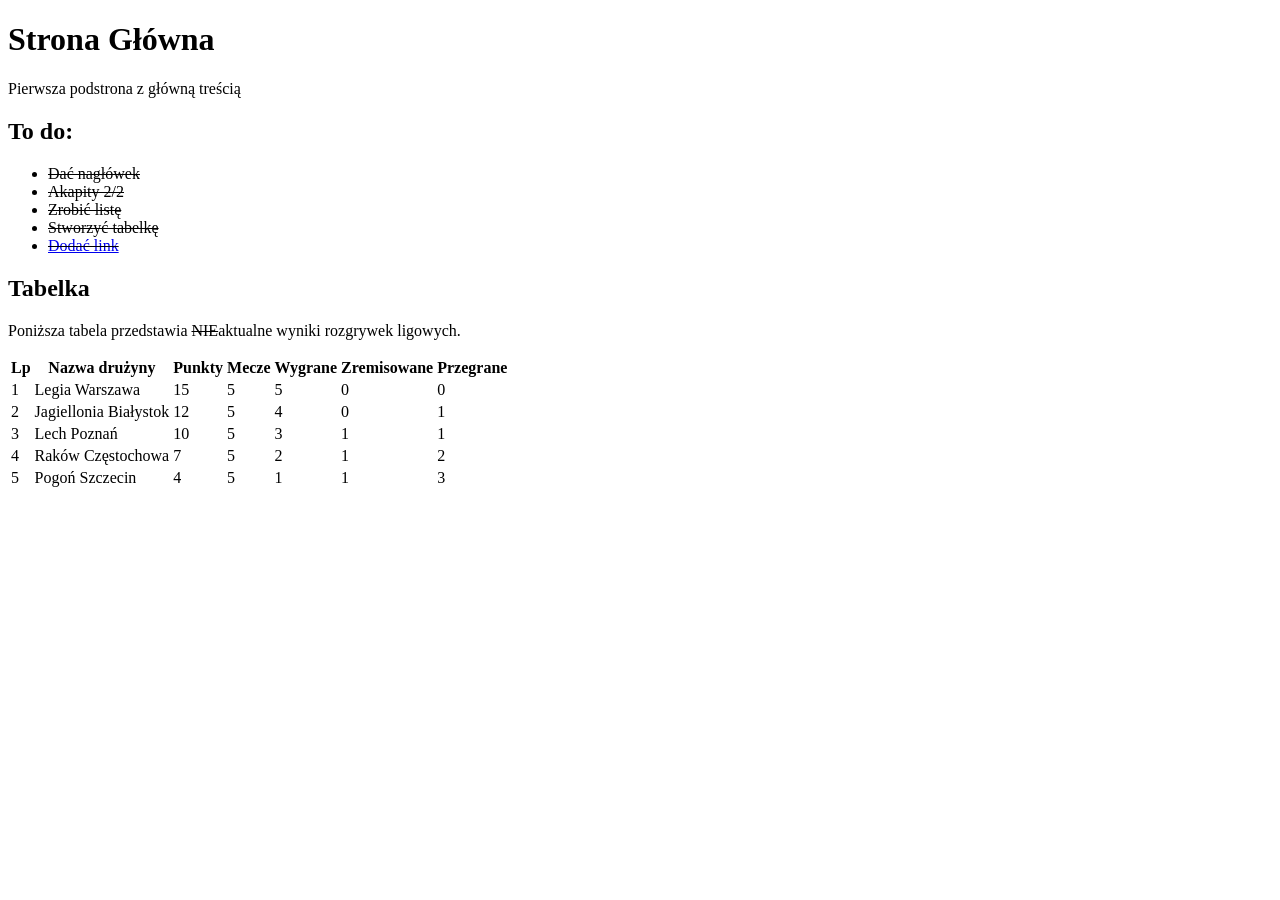
<file: 06_sol_www/01_sol/index.html>
<!doctype html>
<html lang="pl">
  <head>
    <meta charset="UTF-8" />
    <meta name="viewport" content="width=device-width, initial-scale=1.0" />
    <title>Zadanie 1</title>
  </head>
  <body>
    <header>
      <h1>Strona Główna</h1>
      <p>Pierwsza podstrona z główną treścią</p>
    </header>
    <main>
      <section>
        <h2>To do:</h2>
        <ul>
          <li><s>Dać nagłówek</s></li>
          <li><s>Akapity 2/2</s></li>
          <li><s>Zrobić listę</s></li>
          <li><s>Stworzyć tabelkę</s></li>
          <li>
            <s>
              <a href="https://youtu.be/dQw4w9WgXcQ?si=9W4WyN-JG9HCZXkb">
                Dodać link
              </a>
            </s>
          </li>
        </ul>
      </section>
      <section>
        <h2>Tabelka</h2>
        <p>
          Poniższa tabela przedstawia <s>NIE</s>aktualne wyniki rozgrywek
          ligowych.
        </p>
        <table>
          <thead>
            <tr>
              <th>Lp</th>
              <th>Nazwa drużyny</th>
              <th>Punkty</th>
              <th>Mecze</th>
              <th>Wygrane</th>
              <th>Zremisowane</th>
              <th>Przegrane</th>
            </tr>
          </thead>
          <tbody>
            <tr>
              <td>1</td>
              <td>Legia Warszawa</td>
              <td>15</td>
              <td>5</td>
              <td>5</td>
              <td>0</td>
              <td>0</td>
            </tr>
            <tr>
              <td>2</td>
              <td>Jagiellonia Białystok</td>
              <td>12</td>
              <td>5</td>
              <td>4</td>
              <td>0</td>
              <td>1</td>
            </tr>
            <tr>
              <td>3</td>
              <td>Lech Poznań</td>
              <td>10</td>
              <td>5</td>
              <td>3</td>
              <td>1</td>
              <td>1</td>
            </tr>
            <tr>
              <td>4</td>
              <td>Raków Częstochowa</td>
              <td>7</td>
              <td>5</td>
              <td>2</td>
              <td>1</td>
              <td>2</td>
            </tr>
            <tr>
              <td>5</td>
              <td>Pogoń Szczecin</td>
              <td>4</td>
              <td>5</td>
              <td>1</td>
              <td>1</td>
              <td>3</td>
            </tr>
          </tbody>
        </table>
      </section>
    </main>
  </body>
</html>
</file>
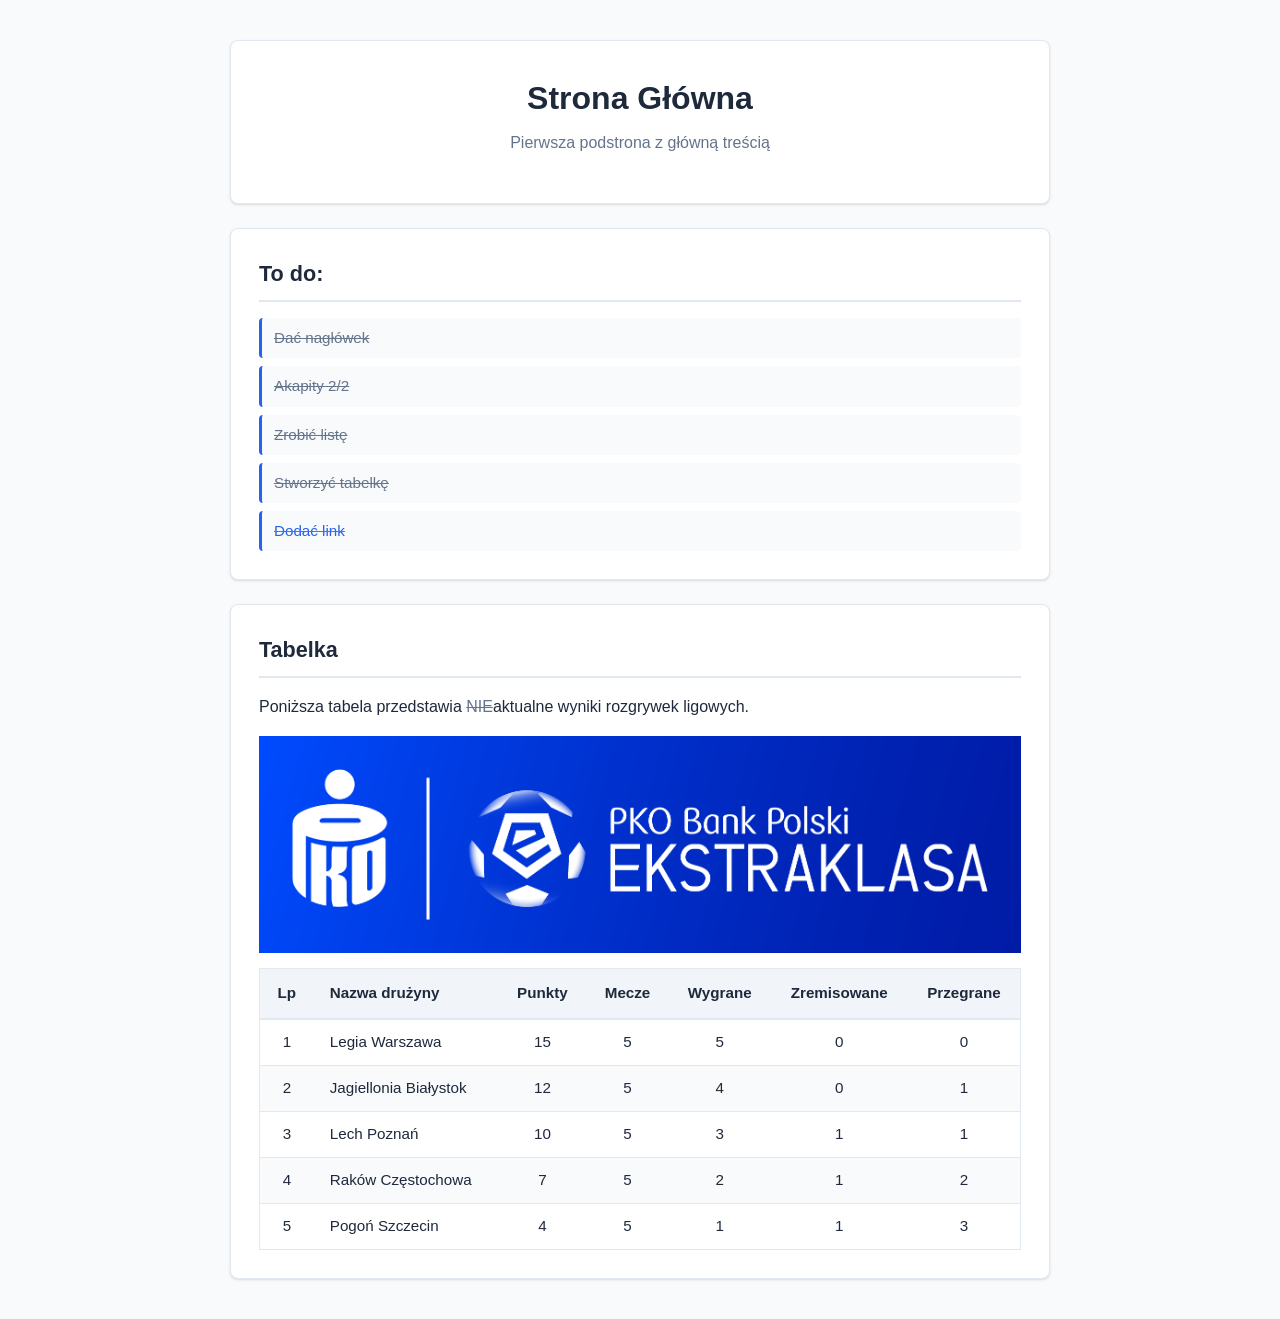
<file: 06_sol_www/02_sol/index.html>
<!doctype html>
<html lang="pl">
  <head>
    <meta charset="UTF-8" />
    <meta name="viewport" content="width=device-width, initial-scale=1.0" />
    <title>Zadanie 2</title>
    <link rel="stylesheet" href="style.css" />
  </head>
  <body>
    <header>
      <h1>Strona Główna</h1>
      <p>Pierwsza podstrona z główną treścią</p>
    </header>
    <main>
      <section>
        <h2>To do:</h2>
        <ul>
          <li><s>Dać nagłówek</s></li>
          <li><s>Akapity 2/2</s></li>
          <li><s>Zrobić listę</s></li>
          <li><s>Stworzyć tabelkę</s></li>
          <li>
            <s>
              <a href="https://youtu.be/dQw4w9WgXcQ?si=9W4WyN-JG9HCZXkb">
                Dodać link
              </a>
            </s>
          </li>
        </ul>
      </section>
      <section>
        <h2>Tabelka</h2>
        <p>
          Poniższa tabela przedstawia <s>NIE</s>aktualne wyniki rozgrywek
          ligowych.
        </p>
        <table>
          <img src="images/obraz.png" alt="Logo ekstraklasy" />
          <thead>
            <tr>
              <th>Lp</th>
              <th>Nazwa drużyny</th>
              <th>Punkty</th>
              <th>Mecze</th>
              <th>Wygrane</th>
              <th>Zremisowane</th>
              <th>Przegrane</th>
            </tr>
          </thead>
          <tbody>
            <tr>
              <td>1</td>
              <td>Legia Warszawa</td>
              <td>15</td>
              <td>5</td>
              <td>5</td>
              <td>0</td>
              <td>0</td>
            </tr>
            <tr>
              <td>2</td>
              <td>Jagiellonia Białystok</td>
              <td>12</td>
              <td>5</td>
              <td>4</td>
              <td>0</td>
              <td>1</td>
            </tr>
            <tr>
              <td>3</td>
              <td>Lech Poznań</td>
              <td>10</td>
              <td>5</td>
              <td>3</td>
              <td>1</td>
              <td>1</td>
            </tr>
            <tr>
              <td>4</td>
              <td>Raków Częstochowa</td>
              <td>7</td>
              <td>5</td>
              <td>2</td>
              <td>1</td>
              <td>2</td>
            </tr>
            <tr>
              <td>5</td>
              <td>Pogoń Szczecin</td>
              <td>4</td>
              <td>5</td>
              <td>1</td>
              <td>1</td>
              <td>3</td>
            </tr>
          </tbody>
        </table>
      </section>
    </main>
  </body>
</html>
</file>
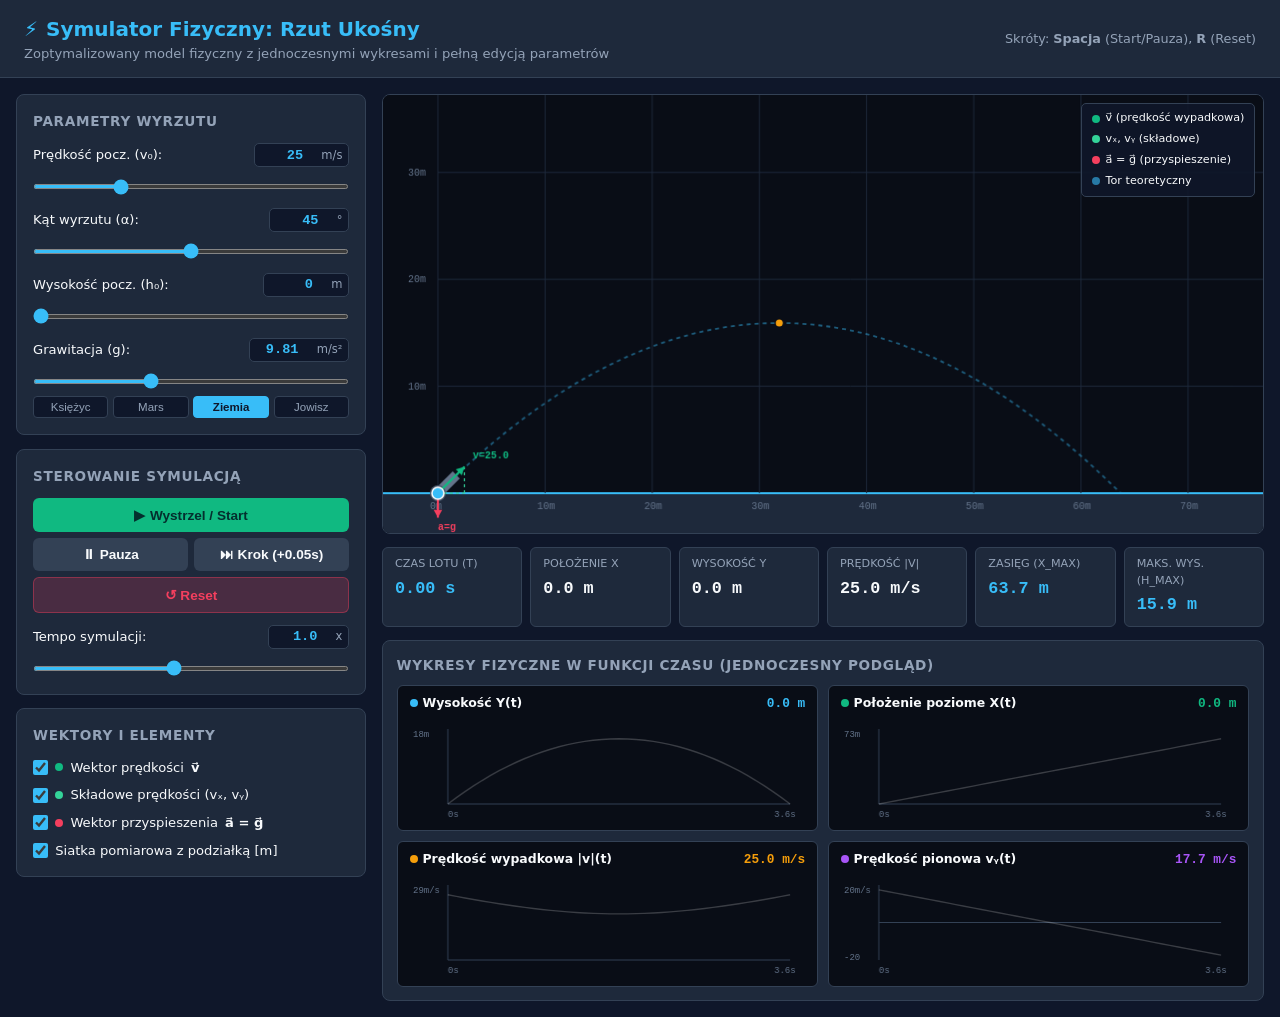
<file: 06_sol_www/03_sol/index.html>
<!doctype html>
<html lang="pl">
  <head>
    <meta charset="UTF-8" />
    <meta name="viewport" content="width=device-width, initial-scale=1.0" />
    <title>Symulator Rzutu Ukośnego</title>
    <style>
      :root {
        --bg-main: #0f172a;
        --bg-card: #1e293b;
        --border-color: #334155;
        --text-main: #f8fafc;
        --text-muted: #94a3b8;
        --primary: #38bdf8;
        --primary-hover: #0284c7;
        --accent-green: #10b981;
        --accent-amber: #f59e0b;
        --accent-rose: #f43f5e;
        --accent-purple: #a855f7;
        --radius: 8px;
        --font: system-ui, -apple-system, BlinkMacSystemFont, "Segoe UI", Roboto, sans-serif;
      }

      *, *::before, *::after {
        box-sizing: border-box;
        margin: 0;
        padding: 0;
      }

      body {
        font-family: var(--font);
        background-color: var(--bg-main);
        color: var(--text-main);
        line-height: 1.5;
        min-height: 100vh;
        display: flex;
        flex-direction: column;
      }

      header {
        background-color: var(--bg-card);
        border-bottom: 1px solid var(--border-color);
        padding: 0.85rem 1.5rem;
        display: flex;
        justify-content: space-between;
        align-items: center;
        flex-wrap: wrap;
        gap: 0.5rem;
      }

      header h1 {
        font-size: 1.25rem;
        font-weight: 700;
        display: flex;
        align-items: center;
        gap: 0.5rem;
        color: var(--primary);
      }

      header p {
        font-size: 0.82rem;
        color: var(--text-muted);
      }

      .container {
        display: grid;
        grid-template-columns: 350px 1fr;
        gap: 1rem;
        padding: 1rem;
        flex: 1;
        max-width: 1700px;
        margin: 0 auto;
        width: 100%;
      }

      @media (max-width: 1100px) {
        .container {
          grid-template-columns: 1fr;
        }
      }

      /* Panel boczny sterowania */
      .sidebar {
        display: flex;
        flex-direction: column;
        gap: 0.85rem;
      }

      .card {
        background-color: var(--bg-card);
        border: 1px solid var(--border-color);
        border-radius: var(--radius);
        padding: 1rem;
      }

      .card-title {
        font-size: 0.85rem;
        font-weight: 600;
        text-transform: uppercase;
        letter-spacing: 0.05em;
        color: var(--text-muted);
        margin-bottom: 0.75rem;
      }

      /* Grupy kontrolek */
      .control-group {
        margin-bottom: 0.75rem;
      }

      .control-group:last-child {
        margin-bottom: 0;
      }

      .label-row {
        display: flex;
        justify-content: space-between;
        align-items: center;
        margin-bottom: 0.3rem;
        font-size: 0.82rem;
      }

      .label-row span.name {
        color: var(--text-main);
        font-weight: 500;
      }

      .input-with-unit {
        display: inline-flex;
        align-items: center;
        background-color: #0f172a;
        border: 1px solid var(--border-color);
        border-radius: 5px;
        padding: 0.15rem 0.35rem;
        gap: 0.2rem;
      }

      .input-with-unit:focus-within {
        border-color: var(--primary);
      }

      .num-input {
        width: 58px;
        background: transparent;
        border: none;
        color: var(--primary);
        font-family: monospace;
        font-weight: 700;
        font-size: 0.85rem;
        text-align: right;
        outline: none;
      }

      .input-with-unit .unit {
        color: var(--text-muted);
        font-size: 0.72rem;
        font-weight: 500;
      }

      input[type="range"] {
        width: 100%;
        accent-color: var(--primary);
        cursor: pointer;
        height: 5px;
        background: #334155;
        border-radius: 3px;
      }

      /* Presety grawitacji */
      .presets {
        display: grid;
        grid-template-columns: repeat(4, 1fr);
        gap: 0.3rem;
        margin-top: 0.35rem;
      }

      .btn-preset {
        background: #0f172a;
        border: 1px solid var(--border-color);
        color: var(--text-muted);
        border-radius: 4px;
        font-size: 0.72rem;
        padding: 0.25rem 0;
        cursor: pointer;
      }

      .btn-preset:hover, .btn-preset.active {
        background: var(--primary);
        color: #0f172a;
        border-color: var(--primary);
        font-weight: 600;
      }

      /* Przyciski sterujące */
      .btn-grid {
        display: grid;
        grid-template-columns: 1fr 1fr;
        gap: 0.4rem;
      }

      .btn {
        display: inline-flex;
        align-items: center;
        justify-content: center;
        gap: 0.3rem;
        padding: 0.55rem 0.8rem;
        font-size: 0.85rem;
        font-weight: 600;
        border: none;
        border-radius: 6px;
        cursor: pointer;
      }

      .btn-primary {
        background-color: var(--accent-green);
        color: #042f2e;
        grid-column: span 2;
      }
      .btn-primary:hover {
        background-color: #059669;
        color: #fff;
      }

      .btn-secondary {
        background-color: #334155;
        color: var(--text-main);
      }
      .btn-secondary:hover {
        background-color: #475569;
      }

      .btn-danger {
        background-color: rgba(244, 63, 94, 0.2);
        color: var(--accent-rose);
        border: 1px solid rgba(244, 63, 94, 0.4);
      }
      .btn-danger:hover {
        background-color: var(--accent-rose);
        color: #fff;
      }

      /* Opcje wektorów */
      .checkbox-list {
        display: flex;
        flex-direction: column;
        gap: 0.5rem;
      }

      .checkbox-label {
        display: flex;
        align-items: center;
        gap: 0.45rem;
        font-size: 0.82rem;
        cursor: pointer;
        user-select: none;
      }

      .checkbox-label input {
        accent-color: var(--primary);
        width: 15px;
        height: 15px;
        cursor: pointer;
      }

      .badge-dot {
        display: inline-block;
        width: 8px;
        height: 8px;
        border-radius: 50%;
      }

      /* Główna sekcja */
      .main-content {
        display: flex;
        flex-direction: column;
        gap: 0.85rem;
      }

      .canvas-container {
        position: relative;
        background-color: #090d16;
        border: 1px solid var(--border-color);
        border-radius: var(--radius);
        overflow: hidden;
        height: 440px;
        display: flex;
      }

      canvas#simCanvas {
        display: block;
        width: 100%;
        height: 100%;
      }

      /* Płytki telemetryczne */
      .metrics-grid {
        display: grid;
        grid-template-columns: repeat(auto-fit, minmax(115px, 1fr));
        gap: 0.5rem;
      }

      .metric-box {
        background-color: var(--bg-card);
        border: 1px solid var(--border-color);
        border-radius: 6px;
        padding: 0.5rem 0.75rem;
      }

      .metric-label {
        font-size: 0.7rem;
        color: var(--text-muted);
        text-transform: uppercase;
        margin-bottom: 0.15rem;
      }

      .metric-value {
        font-size: 1.05rem;
        font-weight: 700;
        font-family: monospace;
        color: var(--text-main);
      }

      .metric-value.highlight {
        color: var(--primary);
      }

      /* Wszystkie 4 wykresy widoczne jednocześnie */
      .charts-section {
        background-color: var(--bg-card);
        border: 1px solid var(--border-color);
        border-radius: var(--radius);
        padding: 0.85rem;
      }

      .charts-section-title {
        font-size: 0.85rem;
        font-weight: 600;
        text-transform: uppercase;
        letter-spacing: 0.05em;
        color: var(--text-muted);
        margin-bottom: 0.6rem;
      }

      .charts-grid {
        display: grid;
        grid-template-columns: repeat(2, 1fr);
        gap: 0.6rem;
      }

      @media (max-width: 800px) {
        .charts-grid {
          grid-template-columns: 1fr;
        }
      }

      .chart-card {
        background-color: #090d16;
        border: 1px solid var(--border-color);
        border-radius: 6px;
        padding: 0.5rem 0.75rem;
      }

      .chart-card-header {
        display: flex;
        justify-content: space-between;
        align-items: center;
        margin-bottom: 0.25rem;
      }

      .chart-card-title {
        font-size: 0.78rem;
        font-weight: 600;
        color: var(--text-main);
        display: flex;
        align-items: center;
        gap: 0.3rem;
      }

      .chart-card-val {
        font-size: 0.8rem;
        font-family: monospace;
        font-weight: 700;
      }

      .chart-card canvas {
        width: 100%;
        height: 105px;
        display: block;
      }

      /* Legenda */
      .canvas-legend {
        position: absolute;
        top: 8px;
        right: 8px;
        background: rgba(15, 23, 42, 0.9);
        border: 1px solid var(--border-color);
        border-radius: 5px;
        padding: 0.4rem 0.6rem;
        font-size: 0.7rem;
        display: flex;
        flex-direction: column;
        gap: 0.25rem;
        pointer-events: none;
      }

      .legend-item {
        display: flex;
        align-items: center;
        gap: 0.35rem;
      }
    </style>
  </head>
  <body>
    <header>
      <div>
        <h1>
          <span>⚡</span> Symulator Fizyczny: Rzut Ukośny
        </h1>
        <p>Zoptymalizowany model fizyczny z jednoczesnymi wykresami i pełną edycją parametrów</p>
      </div>
      <div>
        <span style="font-size: 0.8rem; color: var(--text-muted);">Skróty: <strong>Spacja</strong> (Start/Pauza), <strong>R</strong> (Reset)</span>
      </div>
    </header>

    <div class="container">
      <!-- Panel boczny sterowania -->
      <aside class="sidebar">
        <!-- Parametry wyrzutu -->
        <div class="card">
          <div class="card-title">Parametry wyrzutu</div>

          <!-- 1: v0 -->
          <div class="control-group">
            <div class="label-row">
              <span class="name">Prędkość pocz. (v₀):</span>
              <div class="input-with-unit">
                <input type="number" id="numV0" class="num-input" min="1" max="200" step="1" value="25" />
                <span class="unit">m/s</span>
              </div>
            </div>
            <input type="range" id="sliderV0" min="5" max="80" step="1" value="25" />
          </div>

          <!-- 2: alpha -->
          <div class="control-group">
            <div class="label-row">
              <span class="name">Kąt wyrzutu (α):</span>
              <div class="input-with-unit">
                <input type="number" id="numAlpha" class="num-input" min="0" max="90" step="1" value="45" />
                <span class="unit">°</span>
              </div>
            </div>
            <input type="range" id="sliderAlpha" min="0" max="90" step="1" value="45" />
          </div>

          <!-- 3: h0 -->
          <div class="control-group">
            <div class="label-row">
              <span class="name">Wysokość pocz. (h₀):</span>
              <div class="input-with-unit">
                <input type="number" id="numH0" class="num-input" min="0" max="150" step="1" value="0" />
                <span class="unit">m</span>
              </div>
            </div>
            <input type="range" id="sliderH0" min="0" max="40" step="1" value="0" />
          </div>

          <!-- 4: g -->
          <div class="control-group">
            <div class="label-row">
              <span class="name">Grawitacja (g):</span>
              <div class="input-with-unit">
                <input type="number" id="numG" class="num-input" min="0.5" max="50.0" step="0.1" value="9.81" />
                <span class="unit">m/s²</span>
              </div>
            </div>
            <input type="range" id="sliderG" min="1.0" max="25.0" step="0.1" value="9.81" />
            <div class="presets">
              <button class="btn-preset" data-g="1.62">Księżyc</button>
              <button class="btn-preset" data-g="3.72">Mars</button>
              <button class="btn-preset active" data-g="9.81">Ziemia</button>
              <button class="btn-preset" data-g="24.79">Jowisz</button>
            </div>
          </div>
        </div>

        <!-- Sterowanie symulacją -->
        <div class="card">
          <div class="card-title">Sterowanie symulacją</div>
          <div class="btn-grid">
            <button id="btnLaunch" class="btn btn-primary">
              <span id="btnLaunchIcon">▶</span> <span id="btnLaunchText">Wystrzel / Start</span>
            </button>
            <button id="btnPause" class="btn btn-secondary">⏸ Pauza</button>
            <button id="btnStep" class="btn btn-secondary">⏭ Krok (+0.05s)</button>
            <button id="btnReset" class="btn btn-danger" style="grid-column: span 2;">↺ Reset</button>
          </div>
          <div style="margin-top: 0.75rem;">
            <div class="label-row">
              <span class="name">Tempo symulacji:</span>
              <div class="input-with-unit">
                <input type="number" id="numSpeed" class="num-input" min="0.1" max="4.0" step="0.1" value="1.0" />
                <span class="unit">x</span>
              </div>
            </div>
            <input type="range" id="sliderSpeed" min="0.2" max="2.0" step="0.1" value="1.0" />
          </div>
        </div>

        <!-- Opcje wektorów -->
        <div class="card">
          <div class="card-title">Wektory i elementy</div>
          <div class="checkbox-list">
            <label class="checkbox-label">
              <input type="checkbox" id="chkVelocity" checked />
              <span class="badge-dot" style="background-color: var(--accent-green);"></span>
              Wektor prędkości <strong>v⃗</strong>
            </label>
            <label class="checkbox-label">
              <input type="checkbox" id="chkComponents" checked />
              <span class="badge-dot" style="background-color: #34d399;"></span>
              Składowe prędkości (vₓ, vᵧ)
            </label>
            <label class="checkbox-label">
              <input type="checkbox" id="chkAcceleration" checked />
              <span class="badge-dot" style="background-color: var(--accent-rose);"></span>
              Wektor przyspieszenia <strong>a⃗ = g⃗</strong>
            </label>
            <label class="checkbox-label">
              <input type="checkbox" id="chkGrid" checked />
              Siatka pomiarowa z podziałką [m]
            </label>
          </div>
        </div>
      </aside>

      <!-- Główny obszar -->
      <main class="main-content">
        <!-- Canvas symulacji 2D -->
        <div class="canvas-container">
          <canvas id="simCanvas"></canvas>
          <div class="canvas-legend">
            <div class="legend-item">
              <span class="badge-dot" style="background-color: var(--accent-green);"></span>
              <span>v⃗ (prędkość wypadkowa)</span>
            </div>
            <div class="legend-item">
              <span class="badge-dot" style="background-color: #34d399;"></span>
              <span>vₓ, vᵧ (składowe)</span>
            </div>
            <div class="legend-item">
              <span class="badge-dot" style="background-color: var(--accent-rose);"></span>
              <span>a⃗ = g⃗ (przyspieszenie)</span>
            </div>
            <div class="legend-item">
              <span class="badge-dot" style="background-color: rgba(56, 189, 248, 0.6);"></span>
              <span>Tor teoretyczny</span>
            </div>
          </div>
        </div>

        <!-- Telemetria -->
        <div class="metrics-grid">
          <div class="metric-box">
            <div class="metric-label">Czas lotu (t)</div>
            <div class="metric-value highlight" id="mTime">0.00 s</div>
          </div>
          <div class="metric-box">
            <div class="metric-label">Położenie X</div>
            <div class="metric-value" id="mPosX">0.0 m</div>
          </div>
          <div class="metric-box">
            <div class="metric-label">Wysokość Y</div>
            <div class="metric-value" id="mPosY">0.0 m</div>
          </div>
          <div class="metric-box">
            <div class="metric-label">Prędkość |v|</div>
            <div class="metric-value" id="mVel">25.0 m/s</div>
          </div>
          <div class="metric-box">
            <div class="metric-label">Zasięg (X_max)</div>
            <div class="metric-value highlight" id="mRange">63.7 m</div>
          </div>
          <div class="metric-box">
            <div class="metric-label">Maks. wys. (H_max)</div>
            <div class="metric-value highlight" id="mHMax">15.9 m</div>
          </div>
        </div>

        <!-- Wszystkie 4 wykresy widoczne jednocześnie -->
        <section class="charts-section">
          <div class="charts-section-title">Wykresy fizyczne w funkcji czasu (jednoczesny podgląd)</div>
          <div class="charts-grid">
            <!-- Wykres 1: Y(t) -->
            <div class="chart-card">
              <div class="chart-card-header">
                <span class="chart-card-title">
                  <span class="badge-dot" style="background-color: #38bdf8;"></span> Wysokość Y(t)
                </span>
                <span class="chart-card-val" style="color: #38bdf8;" id="liveValY">0.0 m</span>
              </div>
              <canvas id="chartCanvasY"></canvas>
            </div>

            <!-- Wykres 2: X(t) -->
            <div class="chart-card">
              <div class="chart-card-header">
                <span class="chart-card-title">
                  <span class="badge-dot" style="background-color: #10b981;"></span> Położenie poziome X(t)
                </span>
                <span class="chart-card-val" style="color: #10b981;" id="liveValX">0.0 m</span>
              </div>
              <canvas id="chartCanvasX"></canvas>
            </div>

            <!-- Wykres 3: v(t) -->
            <div class="chart-card">
              <div class="chart-card-header">
                <span class="chart-card-title">
                  <span class="badge-dot" style="background-color: #f59e0b;"></span> Prędkość wypadkowa |v|(t)
                </span>
                <span class="chart-card-val" style="color: #f59e0b;" id="liveValV">25.0 m/s</span>
              </div>
              <canvas id="chartCanvasV"></canvas>
            </div>

            <!-- Wykres 4: vy(t) -->
            <div class="chart-card">
              <div class="chart-card-header">
                <span class="chart-card-title">
                  <span class="badge-dot" style="background-color: #a855f7;"></span> Prędkość pionowa vᵧ(t)
                </span>
                <span class="chart-card-val" style="color: #a855f7;" id="liveValVy">17.7 m/s</span>
              </div>
              <canvas id="chartCanvasVy"></canvas>
            </div>
          </div>
        </section>
      </main>
    </div>

    <script>
      // =======================================================================
      // ELEMENTY DOM I INICJALIZACJA
      // =======================================================================
      const sliderV0 = document.getElementById('sliderV0');
      const numV0 = document.getElementById('numV0');

      const sliderAlpha = document.getElementById('sliderAlpha');
      const numAlpha = document.getElementById('numAlpha');

      const sliderH0 = document.getElementById('sliderH0');
      const numH0 = document.getElementById('numH0');

      const sliderG = document.getElementById('sliderG');
      const numG = document.getElementById('numG');

      const sliderSpeed = document.getElementById('sliderSpeed');
      const numSpeed = document.getElementById('numSpeed');

      const btnLaunch = document.getElementById('btnLaunch');
      const btnLaunchText = document.getElementById('btnLaunchText');
      const btnLaunchIcon = document.getElementById('btnLaunchIcon');
      const btnPause = document.getElementById('btnPause');
      const btnStep = document.getElementById('btnStep');
      const btnReset = document.getElementById('btnReset');

      const chkVelocity = document.getElementById('chkVelocity');
      const chkComponents = document.getElementById('chkComponents');
      const chkAcceleration = document.getElementById('chkAcceleration');
      const chkGrid = document.getElementById('chkGrid');

      const mTime = document.getElementById('mTime');
      const mPosX = document.getElementById('mPosX');
      const mPosY = document.getElementById('mPosY');
      const mVel = document.getElementById('mVel');
      const mRange = document.getElementById('mRange');
      const mHMax = document.getElementById('mHMax');

      const liveValY = document.getElementById('liveValY');
      const liveValX = document.getElementById('liveValX');
      const liveValV = document.getElementById('liveValV');
      const liveValVy = document.getElementById('liveValVy');

      const simCanvas = document.getElementById('simCanvas');
      const simCtx = simCanvas.getContext('2d');

      const chartCanvasY = document.getElementById('chartCanvasY');
      const chartCtxY = chartCanvasY.getContext('2d');

      const chartCanvasX = document.getElementById('chartCanvasX');
      const chartCtxX = chartCanvasX.getContext('2d');

      const chartCanvasV = document.getElementById('chartCanvasV');
      const chartCtxV = chartCanvasV.getContext('2d');

      const chartCanvasVy = document.getElementById('chartCanvasVy');
      const chartCtxVy = chartCanvasVy.getContext('2d');

      // Parametry fizyczne
      const params = {
        v0: parseFloat(numV0.value),
        alphaDeg: parseFloat(numAlpha.value),
        h0: parseFloat(numH0.value),
        g: parseFloat(numG.value),
        speed: parseFloat(numSpeed.value)
      };

      // Stan symulacji
      const simState = {
        running: false,
        paused: false,
        finished: false,
        t: 0
      };

      let theoretical = {};
      let precomputed = {
        steps: 40,
        t: [],
        x: [],
        y: [],
        v: [],
        vy: []
      };

      let animFrameId = null;
      let lastTimestamp = 0;

      // =======================================================================
      // OBLICZENIA TEORETYCZNE I PREKALKULACJA KRZYWYCH
      // =======================================================================
      function updateTheoretical() {
        const rad = (params.alphaDeg * Math.PI) / 180;
        const v0x = params.v0 * Math.cos(rad);
        const v0y = params.v0 * Math.sin(rad);

        const delta = v0y * v0y + 2 * params.g * params.h0;
        const tFlight = Math.max(0.01, (v0y + Math.sqrt(Math.max(0, delta))) / params.g);
        const xMax = v0x * tFlight;

        let tApex = 0;
        let hMax = params.h0;
        if (v0y > 0) {
          tApex = v0y / params.g;
          hMax = params.h0 + (v0y * v0y) / (2 * params.g);
        }

        theoretical = { rad, v0x, v0y, tFlight, xMax, hMax, tApex };

        mRange.textContent = theoretical.xMax.toFixed(1) + ' m';
        mHMax.textContent = theoretical.hMax.toFixed(1) + ' m';

        // Prekalkulacja punktów wykresów (oszczędza setki obliczeń per klatka)
        const N = precomputed.steps;
        precomputed.t = new Float32Array(N + 1);
        precomputed.x = new Float32Array(N + 1);
        precomputed.y = new Float32Array(N + 1);
        precomputed.v = new Float32Array(N + 1);
        precomputed.vy = new Float32Array(N + 1);

        for (let i = 0; i <= N; i++) {
          const t = (i / N) * tFlight;
          const x = v0x * t;
          const y = Math.max(0, params.h0 + v0y * t - 0.5 * params.g * t * t);
          const vy = v0y - params.g * t;
          const v = Math.sqrt(v0x * v0x + vy * vy);

          precomputed.t[i] = t;
          precomputed.x[i] = x;
          precomputed.y[i] = y;
          precomputed.v[i] = v;
          precomputed.vy[i] = vy;
        }
      }

      function getPhysicsAtTime(t) {
        const x = theoretical.v0x * t;
        const y = Math.max(0, params.h0 + theoretical.v0y * t - 0.5 * params.g * t * t);
        const vx = theoretical.v0x;
        const vy = theoretical.v0y - params.g * t;
        const v = Math.sqrt(vx * vx + vy * vy);
        return { x, y, vx, vy, v };
      }

      // =======================================================================
      // SKALOWANIE KANWY SYMULACJI
      // =======================================================================
      function getTransform() {
        const w = simCanvas.width;
        const h = simCanvas.height;
        const marginLeft = 55;
        const marginRight = 40;
        const marginTop = 35;
        const marginBottom = 40;

        const usableW = w - marginLeft - marginRight;
        const usableH = h - marginTop - marginBottom;

        const worldMaxX = Math.max(theoretical.xMax * 1.15, 20);
        const worldMaxY = Math.max(theoretical.hMax * 1.25, 10);
        const scale = Math.min(usableW / worldMaxX, usableH / worldMaxY);

        return {
          scale,
          toX: (x) => marginLeft + x * scale,
          toY: (y) => h - marginBottom - y * scale,
          originX: marginLeft,
          originY: h - marginBottom,
          w,
          h
        };
      }

      // Szybkie rysowanie wektora (bez kosztownych efektów cienia)
      function drawArrow(ctx, startX, startY, endX, endY, color, label, showComp = false) {
        const dx = endX - startX;
        const dy = endY - startY;
        const len = Math.hypot(dx, dy);
        if (len < 3) return;

        const angle = Math.atan2(dy, dx);

        // Składowe prędkości
        if (showComp && (Math.abs(dx) > 6 || Math.abs(dy) > 6)) {
          ctx.save();
          ctx.setLineDash([3, 3]);
          ctx.lineWidth = 1.2;
          ctx.strokeStyle = '#34d399';

          // Vx
          ctx.beginPath();
          ctx.moveTo(startX, startY);
          ctx.lineTo(endX, startY);
          ctx.stroke();

          // Vy
          ctx.beginPath();
          ctx.moveTo(endX, startY);
          ctx.lineTo(endX, endY);
          ctx.stroke();
          ctx.restore();
        }

        ctx.strokeStyle = color;
        ctx.fillStyle = color;
        ctx.lineWidth = 2.2;

        // Trzon
        ctx.beginPath();
        ctx.moveTo(startX, startY);
        ctx.lineTo(endX, endY);
        ctx.stroke();

        // Grot
        const headLen = 9;
        ctx.beginPath();
        ctx.moveTo(endX, endY);
        ctx.lineTo(endX - headLen * Math.cos(angle - 0.5), endY - headLen * Math.sin(angle - 0.5));
        ctx.lineTo(endX - headLen * Math.cos(angle + 0.5), endY - headLen * Math.sin(angle + 0.5));
        ctx.closePath();
        ctx.fill();

        if (label) {
          ctx.font = 'bold 10px monospace';
          ctx.fillText(label, endX + Math.cos(angle) * 12, endY + Math.sin(angle) * 12);
        }
      }

      // =======================================================================
      // RENDEROWANIE GŁÓWNEJ KANWY (BARDZO SZYBKIE I LEKKIE)
      // =======================================================================
      function renderSim() {
        const tr = getTransform();
        const { toX, toY, originX, originY, w, h, scale } = tr;

        // 1. Tło nieba i gruntu
        simCtx.fillStyle = '#090d16';
        simCtx.fillRect(0, 0, w, originY);
        simCtx.fillStyle = '#1e293b';
        simCtx.fillRect(0, originY, w, h - originY);

        // Linia gruntu
        simCtx.strokeStyle = '#38bdf8';
        simCtx.lineWidth = 2;
        simCtx.beginPath();
        simCtx.moveTo(0, originY);
        simCtx.lineTo(w, originY);
        simCtx.stroke();

        // 2. Siatka
        if (chkGrid.checked) {
          simCtx.strokeStyle = '#1e293b';
          simCtx.lineWidth = 1;
          simCtx.fillStyle = '#64748b';
          simCtx.font = '10px monospace';

          let gridStep = 10;
          if (scale > 18) gridStep = 5;
          if (scale < 6) gridStep = 20;

          // Osie X
          for (let x = 0; x <= (w - originX) / scale; x += gridStep) {
            const cx = toX(x);
            simCtx.beginPath();
            simCtx.moveTo(cx, 0);
            simCtx.lineTo(cx, originY);
            simCtx.stroke();
            simCtx.fillText(x + 'm', cx - 8, originY + 16);
          }

          // Osie Y
          for (let y = gridStep; y <= originY / scale; y += gridStep) {
            const cy = toY(y);
            simCtx.beginPath();
            simCtx.moveTo(originX, cy);
            simCtx.lineTo(w, cy);
            simCtx.stroke();
            simCtx.fillText(y + 'm', originX - 30, cy + 3);
          }
        }

        // 3. Platforma h0
        if (params.h0 > 0) {
          const platTop = toY(params.h0);
          simCtx.fillStyle = '#334155';
          simCtx.fillRect(originX - 16, platTop, 16, originY - platTop);
        }

        // 4. Pełny tor teoretyczny (z prekomputowanych punktów)
        simCtx.strokeStyle = 'rgba(56, 189, 248, 0.45)';
        simCtx.lineWidth = 1.8;
        simCtx.setLineDash([4, 4]);
        simCtx.beginPath();
        const N = precomputed.steps;
        for (let i = 0; i <= N; i++) {
          const cx = toX(precomputed.x[i]);
          const cy = toY(precomputed.y[i]);
          if (i === 0) simCtx.moveTo(cx, cy);
          else simCtx.lineTo(cx, cy);
        }
        simCtx.stroke();
        simCtx.setLineDash([]);

        // Szczyt H_max
        if (theoretical.v0y > 0) {
          const ax = toX(theoretical.v0x * theoretical.tApex);
          const ay = toY(theoretical.hMax);
          simCtx.fillStyle = '#f59e0b';
          simCtx.beginPath();
          simCtx.arc(ax, ay, 3.5, 0, Math.PI * 2);
          simCtx.fill();
        }

        // 5. Ślad przebyty
        const curPhys = getPhysicsAtTime(simState.t);
        const curCX = toX(curPhys.x);
        const curCY = toY(curPhys.y);

        if (simState.t > 0) {
          simCtx.strokeStyle = '#10b981';
          simCtx.lineWidth = 2.5;
          simCtx.beginPath();
          const curIndex = Math.min(N, Math.floor((simState.t / theoretical.tFlight) * N));
          simCtx.moveTo(toX(0), toY(params.h0));
          for (let i = 1; i <= curIndex; i++) {
            simCtx.lineTo(toX(precomputed.x[i]), toY(precomputed.y[i]));
          }
          simCtx.lineTo(curCX, curCY);
          simCtx.stroke();
        }

        // 6. Działo / wyrzutnia
        const cannonX = toX(0);
        const cannonY = toY(params.h0);
        simCtx.save();
        simCtx.translate(cannonX, cannonY);
        simCtx.rotate(-theoretical.rad);
        simCtx.fillStyle = '#64748b';
        simCtx.fillRect(0, -5, 26, 10);
        simCtx.restore();

        simCtx.fillStyle = '#475569';
        simCtx.beginPath();
        simCtx.arc(cannonX, cannonY, 8, 0, Math.PI * 2);
        simCtx.fill();

        // 7. Wektory
        const vScale = 1.5;
        const vEndX = curCX + curPhys.vx * vScale;
        const vEndY = curCY - curPhys.vy * vScale;

        if (chkVelocity.checked) {
          drawArrow(simCtx, curCX, curCY, vEndX, vEndY, '#10b981', `v=${curPhys.v.toFixed(1)}`, chkComponents.checked);
        }

        if (chkAcceleration.checked) {
          const aEndY = curCY + params.g * 2.5;
          drawArrow(simCtx, curCX, curCY, curCX, aEndY, '#f43f5e', `a=g`, false);
        }

        // 8. Kula (czysty rysunek bez shadowBlur)
        simCtx.fillStyle = '#38bdf8';
        simCtx.beginPath();
        simCtx.arc(curCX, curCY, 6, 0, Math.PI * 2);
        simCtx.fill();
        simCtx.strokeStyle = '#ffffff';
        simCtx.lineWidth = 1.5;
        simCtx.stroke();
      }

      // =======================================================================
      // RENDEROWANIE POJEDYNCZEGO WYKRESU W CZASIE (BARDZO SZYBKIE)
      // =======================================================================
      function drawChart(canvas, ctx, arr, currentVal, unit, color, isVy = false) {
        const cw = canvas.width;
        const ch = canvas.height;
        if (!cw || !ch) return;

        ctx.clearRect(0, 0, cw, ch);

        const padL = 38;
        const padR = 15;
        const padT = 12;
        const padB = 18;
        const plotW = cw - padL - padR;
        const plotH = ch - padT - padB;

        const N = precomputed.steps;
        const tTotal = theoretical.tFlight;

        let maxVal = 10;
        let minVal = 0;

        if (!isVy) {
          // Szukamy maksimum
          for (let i = 0; i <= N; i++) {
            if (arr[i] > maxVal) maxVal = arr[i];
          }
          maxVal *= 1.15;
        } else {
          let peak = 10;
          for (let i = 0; i <= N; i++) {
            const abs = Math.abs(arr[i]);
            if (abs > peak) peak = abs;
          }
          maxVal = peak * 1.15;
          minVal = -maxVal;
        }

        const mapX = (t) => padL + (t / tTotal) * plotW;
        const mapY = (val) => padT + plotH - ((val - minVal) / (maxVal - minVal)) * plotH;

        // Oś pozioma Y=0
        const zeroY = Math.min(Math.max(mapY(0), padT), padT + plotH);
        ctx.strokeStyle = '#334155';
        ctx.lineWidth = 1;
        ctx.beginPath();
        ctx.moveTo(padL, zeroY);
        ctx.lineTo(padL + plotW, zeroY);
        ctx.stroke();

        // Oś pionowa
        ctx.beginPath();
        ctx.moveTo(padL, padT);
        ctx.lineTo(padL, padT + plotH);
        ctx.stroke();

        // Etykiety osi
        ctx.fillStyle = '#64748b';
        ctx.font = '9px monospace';
        ctx.fillText('0s', padL, padT + plotH + 13);
        ctx.fillText(`${tTotal.toFixed(1)}s`, padL + plotW - 16, padT + plotH + 13);
        ctx.fillText(`${maxVal.toFixed(0)}${unit}`, 3, padT + 8);
        if (minVal < 0) {
          ctx.fillText(`${minVal.toFixed(0)}`, 3, padT + plotH);
        }

        // Krzywa teoretyczna (prosto z tablicy Float32Array)
        ctx.strokeStyle = 'rgba(255, 255, 255, 0.2)';
        ctx.lineWidth = 1.4;
        ctx.beginPath();
        for (let i = 0; i <= N; i++) {
          const cx = mapX(precomputed.t[i]);
          const cy = mapY(arr[i]);
          if (i === 0) ctx.moveTo(cx, cy);
          else ctx.lineTo(cx, cy);
        }
        ctx.stroke();

        // Aktywny postęp
        if (simState.t > 0) {
          ctx.strokeStyle = color;
          ctx.lineWidth = 2;
          ctx.beginPath();
          const curIdx = Math.min(N, Math.floor((simState.t / tTotal) * N));
          ctx.moveTo(mapX(0), mapY(arr[0]));
          for (let i = 1; i <= curIdx; i++) {
            ctx.lineTo(mapX(precomputed.t[i]), mapY(arr[i]));
          }
          const curDotX = mapX(simState.t);
          const curDotY = mapY(currentVal);
          ctx.lineTo(curDotX, curDotY);
          ctx.stroke();

          // Punkt bieżący
          ctx.fillStyle = color;
          ctx.beginPath();
          ctx.arc(curDotX, curDotY, 3, 0, Math.PI * 2);
          ctx.fill();
        }
      }

      function renderAllCharts(cur) {
        drawChart(chartCanvasY, chartCtxY, precomputed.y, cur.y, 'm', '#38bdf8', false);
        drawChart(chartCanvasX, chartCtxX, precomputed.x, cur.x, 'm', '#10b981', false);
        drawChart(chartCanvasV, chartCtxV, precomputed.v, cur.v, 'm/s', '#f59e0b', false);
        drawChart(chartCanvasVy, chartCtxVy, precomputed.vy, cur.vy, 'm/s', '#a855f7', true);
      }

      // =======================================================================
      // AKTUALIZACJA METRYK TELEMETRYCZNYCH
      // =======================================================================
      function updateMetrics(cur) {
        mTime.textContent = simState.t.toFixed(2) + ' s';
        mPosX.textContent = cur.x.toFixed(1) + ' m';
        mPosY.textContent = cur.y.toFixed(1) + ' m';
        mVel.textContent = cur.v.toFixed(1) + ' m/s';

        liveValY.textContent = cur.y.toFixed(1) + ' m';
        liveValX.textContent = cur.x.toFixed(1) + ' m';
        liveValV.textContent = cur.v.toFixed(1) + ' m/s';
        liveValVy.textContent = cur.vy.toFixed(1) + ' m/s';
      }

      // Rysowanie wszystkich kanw naraz
      function drawAll() {
        const cur = getPhysicsAtTime(simState.t);
        updateMetrics(cur);
        renderSim();
        renderAllCharts(cur);
      }

      // =======================================================================
      // ZOPTYMALIZOWANA PĘTLA ANIMACJI (DZIAŁA TYLKO GDY TRZEBA)
      // =======================================================================
      function startAnimation() {
        if (!animFrameId) {
          lastTimestamp = performance.now();
          animFrameId = requestAnimationFrame(animationLoop);
        }
      }

      function stopAnimation() {
        if (animFrameId) {
          cancelAnimationFrame(animFrameId);
          animFrameId = null;
        }
      }

      function animationLoop(timestamp) {
        if (!lastTimestamp) lastTimestamp = timestamp;
        const dt = Math.min(0.05, (timestamp - lastTimestamp) / 1000);
        lastTimestamp = timestamp;

        if (simState.running && !simState.paused) {
          simState.t += dt * params.speed;

          if (simState.t >= theoretical.tFlight) {
            simState.t = theoretical.tFlight;
            simState.running = false;
            simState.finished = true;
            btnLaunchText.textContent = 'Powtórz rzut';
            btnLaunchIcon.textContent = '↺';
            stopAnimation();
            drawAll();
            return;
          }

          drawAll();
          animFrameId = requestAnimationFrame(animationLoop);
        } else {
          stopAnimation();
        }
      }

      // =======================================================================
      // DWUSTRONNA SYNCHRONIZACJA KONTROLEK
      // =======================================================================
      function linkControl(slider, numInput, key) {
        slider.addEventListener('input', () => {
          numInput.value = slider.value;
          params[key] = parseFloat(slider.value);
          onParamChanged();
        });

        numInput.addEventListener('input', () => {
          const val = parseFloat(numInput.value);
          if (!isNaN(val)) {
            slider.value = val;
            params[key] = val;
            onParamChanged();
          }
        });

        numInput.addEventListener('change', () => {
          let val = parseFloat(numInput.value);
          const min = parseFloat(numInput.min || 0);
          const max = parseFloat(numInput.max || 9999);
          if (isNaN(val) || val < min) val = min;
          if (val > max) val = max;
          numInput.value = val;
          slider.value = val;
          params[key] = val;
          onParamChanged();
        });
      }

      linkControl(sliderV0, numV0, 'v0');
      linkControl(sliderAlpha, numAlpha, 'alphaDeg');
      linkControl(sliderH0, numH0, 'h0');
      linkControl(sliderG, numG, 'g');
      linkControl(sliderSpeed, numSpeed, 'speed');

      function onParamChanged() {
        updateTheoretical();
        if (!simState.running && !simState.paused) {
          simState.t = 0;
        }
        drawAll();
      }

      // Presety grawitacji
      document.querySelectorAll('.btn-preset').forEach((btn) => {
        btn.addEventListener('click', () => {
          document.querySelectorAll('.btn-preset').forEach((b) => b.classList.remove('active'));
          btn.classList.add('active');
          const val = parseFloat(btn.dataset.g);
          sliderG.value = val;
          numG.value = val;
          params.g = val;
          onParamChanged();
        });
      });

      // =======================================================================
      // PRZYCISKI STERUJĄCE
      // =======================================================================
      function launch() {
        if (simState.finished || (!simState.running && simState.t === 0)) {
          simState.t = 0;
          simState.finished = false;
        }
        simState.running = true;
        simState.paused = false;
        btnLaunchText.textContent = 'W locie...';
        btnLaunchIcon.textContent = '●';
        btnPause.textContent = '⏸ Pauza';
        startAnimation();
      }

      function togglePause() {
        if (!simState.running && simState.t === 0) return;
        simState.paused = !simState.paused;
        if (simState.paused) {
          btnPause.textContent = '▶ Wznów';
          stopAnimation();
        } else {
          btnPause.textContent = '⏸ Pauza';
          startAnimation();
        }
      }

      function stepForward() {
        if (simState.finished) return;
        simState.paused = true;
        btnPause.textContent = '▶ Wznów';
        stopAnimation();

        simState.t += 0.05;
        if (simState.t >= theoretical.tFlight) {
          simState.t = theoretical.tFlight;
          simState.finished = true;
          simState.running = false;
        }
        drawAll();
      }

      function reset() {
        stopAnimation();
        simState.running = false;
        simState.paused = false;
        simState.finished = false;
        simState.t = 0;

        btnLaunchText.textContent = 'Wystrzel / Start';
        btnLaunchIcon.textContent = '▶';
        btnPause.textContent = '⏸ Pauza';

        drawAll();
      }

      btnLaunch.addEventListener('click', launch);
      btnPause.addEventListener('click', togglePause);
      btnStep.addEventListener('click', stepForward);
      btnReset.addEventListener('click', reset);

      [chkVelocity, chkComponents, chkAcceleration, chkGrid].forEach((chk) => {
        chk.addEventListener('change', drawAll);
      });

      // Klawiatura
      window.addEventListener('keydown', (e) => {
        if (e.target.tagName === 'INPUT') return;
        if (e.code === 'Space') {
          e.preventDefault();
          if (!simState.running || simState.finished) launch();
          else togglePause();
        } else if (e.code === 'KeyR') {
          reset();
        }
      });

      // Zmiana rozmiaru
      function resizeCanvases() {
        const rect = simCanvas.parentElement.getBoundingClientRect();
        simCanvas.width = rect.width;
        simCanvas.height = rect.height;

        const charts = [chartCanvasY, chartCanvasX, chartCanvasV, chartCanvasVy];
        charts.forEach((c) => {
          const pRect = c.parentElement.getBoundingClientRect();
          c.width = pRect.width - 24;
          c.height = 105;
        });

        drawAll();
      }

      window.addEventListener('resize', resizeCanvases);

      // Start
      onParamChanged();
      resizeCanvases();
    </script>
  </body>
</html>
</file>
<file: 06_sol_www/02_sol/style.css>
/* ==========================================================================
   Minimalistyczny, nowoczesny i czytelny styl CSS
   ========================================================================== */

:root {
  --color-bg: #f8fafc;
  --color-surface: #ffffff;
  --color-text: #1e293b;
  --color-text-muted: #64748b;
  --color-primary: #2563eb;
  --color-primary-hover: #1d4ed8;
  --color-border: #e2e8f0;
  --color-table-header: #f1f5f9;
  --color-table-alt: #f8fafc;
  --color-table-hover: #e2e8f0;

  --font-family:
    -apple-system, BlinkMacSystemFont, "Segoe UI", Roboto, "Helvetica Neue",
    Arial, sans-serif;
  --radius: 8px;
  --shadow: 0 1px 3px 0 rgba(0, 0, 0, 0.1), 0 1px 2px -1px rgba(0, 0, 0, 0.1);
}

/* Reset i ustawienia bazowe */
*,
*::before,
*::after {
  box-sizing: border-box;
  margin: 0;
  padding: 0;
}

body {
  font-family: var(--font-family);
  background-color: var(--color-bg);
  color: var(--color-text);
  line-height: 1.6;
  padding: 2.5rem 1rem;
}

/* Wyśrodkowany kontener strony */
header,
main {
  max-width: 820px;
  margin: 0 auto;
}

/* Nagłówek strony */
header {
  background-color: var(--color-surface);
  padding: 2rem;
  border-radius: var(--radius);
  border: 1px solid var(--color-border);
  box-shadow: var(--shadow);
  margin-bottom: 1.5rem;
  text-align: center;
}

header h1 {
  font-size: 2rem;
  font-weight: 700;
  color: var(--color-text);
  margin-bottom: 0.35rem;
}

header p {
  color: var(--color-text-muted);
  font-size: 1rem;
}

/* Układ sekcji */
main {
  display: flex;
  flex-direction: column;
  gap: 1.5rem;
}

section {
  background-color: var(--color-surface);
  padding: 1.75rem;
  border-radius: var(--radius);
  border: 1px solid var(--color-border);
  box-shadow: var(--shadow);
  overflow-x: auto;
}

h2 {
  font-size: 1.35rem;
  font-weight: 600;
  margin-bottom: 1rem;
  color: var(--color-text);
  border-bottom: 2px solid var(--color-border);
  padding-bottom: 0.5rem;
}

p {
  margin-bottom: 1rem;
  color: var(--color-text);
}

/* Lista zadań (To do) */
ul {
  list-style-type: none;
  display: flex;
  flex-direction: column;
  gap: 0.5rem;
}

li {
  padding: 0.5rem 0.75rem;
  background-color: var(--color-bg);
  border-radius: 4px;
  border-left: 3px solid var(--color-primary);
  font-size: 0.95rem;
}

/* Linki */
a {
  color: var(--color-primary);
  text-decoration: none;
  transition: color 0.15s ease-in-out;
}

a:hover {
  color: var(--color-primary-hover);
  text-decoration: underline;
}

/* Przekreślenia (ukończone zadania) */
s {
  color: var(--color-text-muted);
}

/* Tabela ligowa */
table {
  width: 100%;
  border-collapse: collapse;
  margin-top: 0.5rem;
  font-size: 0.95rem;
  border: 1px solid var(--color-border);
  border-radius: var(--radius);
}

thead th {
  background-color: var(--color-table-header);
  color: var(--color-text);
  font-weight: 600;
  padding: 0.75rem 1rem;
  text-align: center;
  border-bottom: 2px solid var(--color-border);
  white-space: nowrap;
}

/* Wyrównanie kolumny z nazwą drużyny do lewej */
thead th:nth-child(2) {
  text-align: left;
}

tbody td {
  padding: 0.65rem 1rem;
  border-bottom: 1px solid var(--color-border);
  text-align: center;
}

tbody td:nth-child(2) {
  text-align: left;
  font-weight: 500;
}

/* Wiersze naprzemienne i efekt najechania myszką */
tbody tr:nth-child(even) {
  background-color: var(--color-table-alt);
}

tbody tr:hover {
  background-color: var(--color-table-hover);
}

tbody tr:last-child td {
  border-bottom: none;
}

img {
  max-width: 100%;
}
</file>
